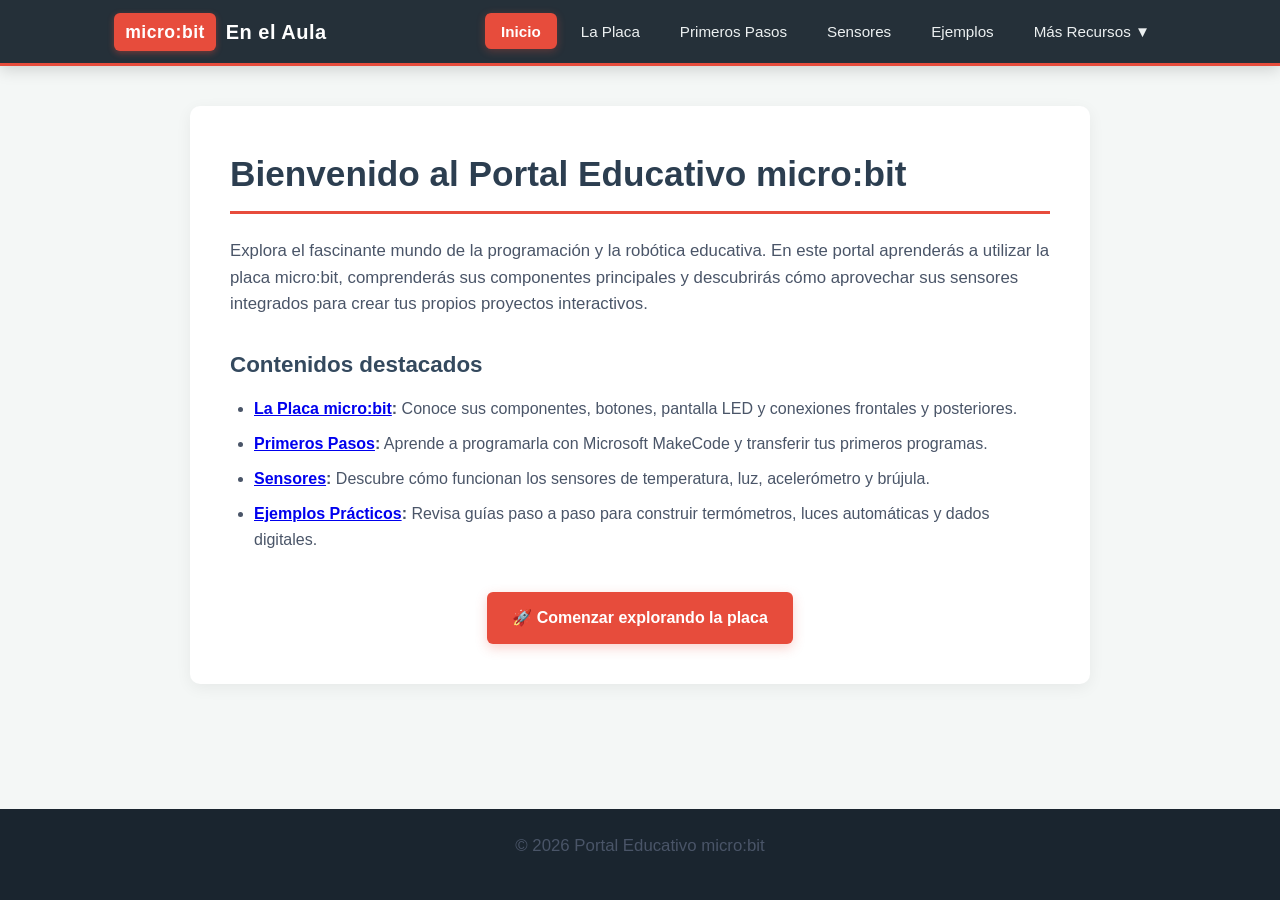
<file: index.html>
<!DOCTYPE html>
<html lang="es">
<head>
  <meta charset="UTF-8">
  <meta name="viewport" content="width=device-width, initial-scale=1.0">
  <title>Inicio | EduPortal micro:bit</title>
  <!-- Enlace a la hoja de estilos externa e independiente -->
  <link rel="stylesheet" href="estilos2.css">
</head>
<body>

  <!-- Navegación Principal -->
  <header>
    <nav class="navbar">
      <a href="index.html" class="logo-container">
        <span class="logo-badge">micro:bit</span>
        <span class="logo-text">En el Aula</span>
      </a>
      <ul class="nav-menu">
        <li><a href="index.html" class="nav-link active">Inicio</a></li>
        <li><a href="la_placa_microbit.html" class="nav-link">La Placa</a></li>
        <li><a href="primeros_pasos.html" class="nav-link">Primeros Pasos</a></li>
        <li><a href="utilizando_sensores.html" class="nav-link">Sensores</a></li>
        <li><a href="ejemplos_sensores.html" class="nav-link">Ejemplos</a></li>
        <li class="dropdown">
          <a href="#" class="nav-link">Más Recursos ▼</a>
          <ul class="dropdown-menu">
            <li><a href="https://ceibal.edu.uy/plataformas-y-programas/microbit/fichas/" target="_blank" class="dropdown-item">Fichas Didácticas</a></li>
            <li><a href="https://ceibal.edu.uy/plataformas-y-programas/microbit/manuales/" target="_blank" class="dropdown-item">Manuales Ceibal</a></li>
            <li><a href="https://makecode.microbit.org/" target="_blank" class="dropdown-item">MakeCode Editor</a></li>
          </ul>
        </li>
      </ul>
    </nav>
  </header>

  <!-- Contenido Principal -->
  <main class="container">
    <article class="content-card">
      <h1>Bienvenido al Portal Educativo micro:bit</h1>
      <p>
        Explora el fascinante mundo de la programación y la robótica educativa.
        En este portal aprenderás a utilizar la placa micro:bit, comprenderás sus componentes principales
        y descubrirás cómo aprovechar sus sensores integrados para crear tus propios proyectos interactivos.
      </p>

      <h2>Contenidos destacados</h2>
      <ul class="feature-list">
        <li>
          <strong><a href="la_placa_microbit.html">La Placa micro:bit</a>:</strong> Conoce sus componentes, botones, pantalla LED y conexiones frontales y posteriores.
        </li>
        <li>
          <strong><a href="primeros_pasos.html">Primeros Pasos</a>:</strong> Aprende a programarla con Microsoft MakeCode y transferir tus primeros programas.
        </li>
        <li>
          <strong><a href="utilizando_sensores.html">Sensores</a>:</strong> Descubre cómo funcionan los sensores de temperatura, luz, acelerómetro y brújula.
        </li>
        <li>
          <strong><a href="ejemplos_sensores.html">Ejemplos Prácticos</a>:</strong> Revisa guías paso a paso para construir termómetros, luces automáticas y dados digitales.
        </li>
      </ul>

      <div class="action-box">
        <a href="la_placa_microbit.html" class="btn-primary">
          🚀 Comenzar explorando la placa
        </a>
      </div>
    </article>
  </main>

  <!-- Pie de página -->
  <footer>
    <p>&copy; 2026 Portal Educativo micro:bit</p>
  </footer>

</body>
</html>
</file>
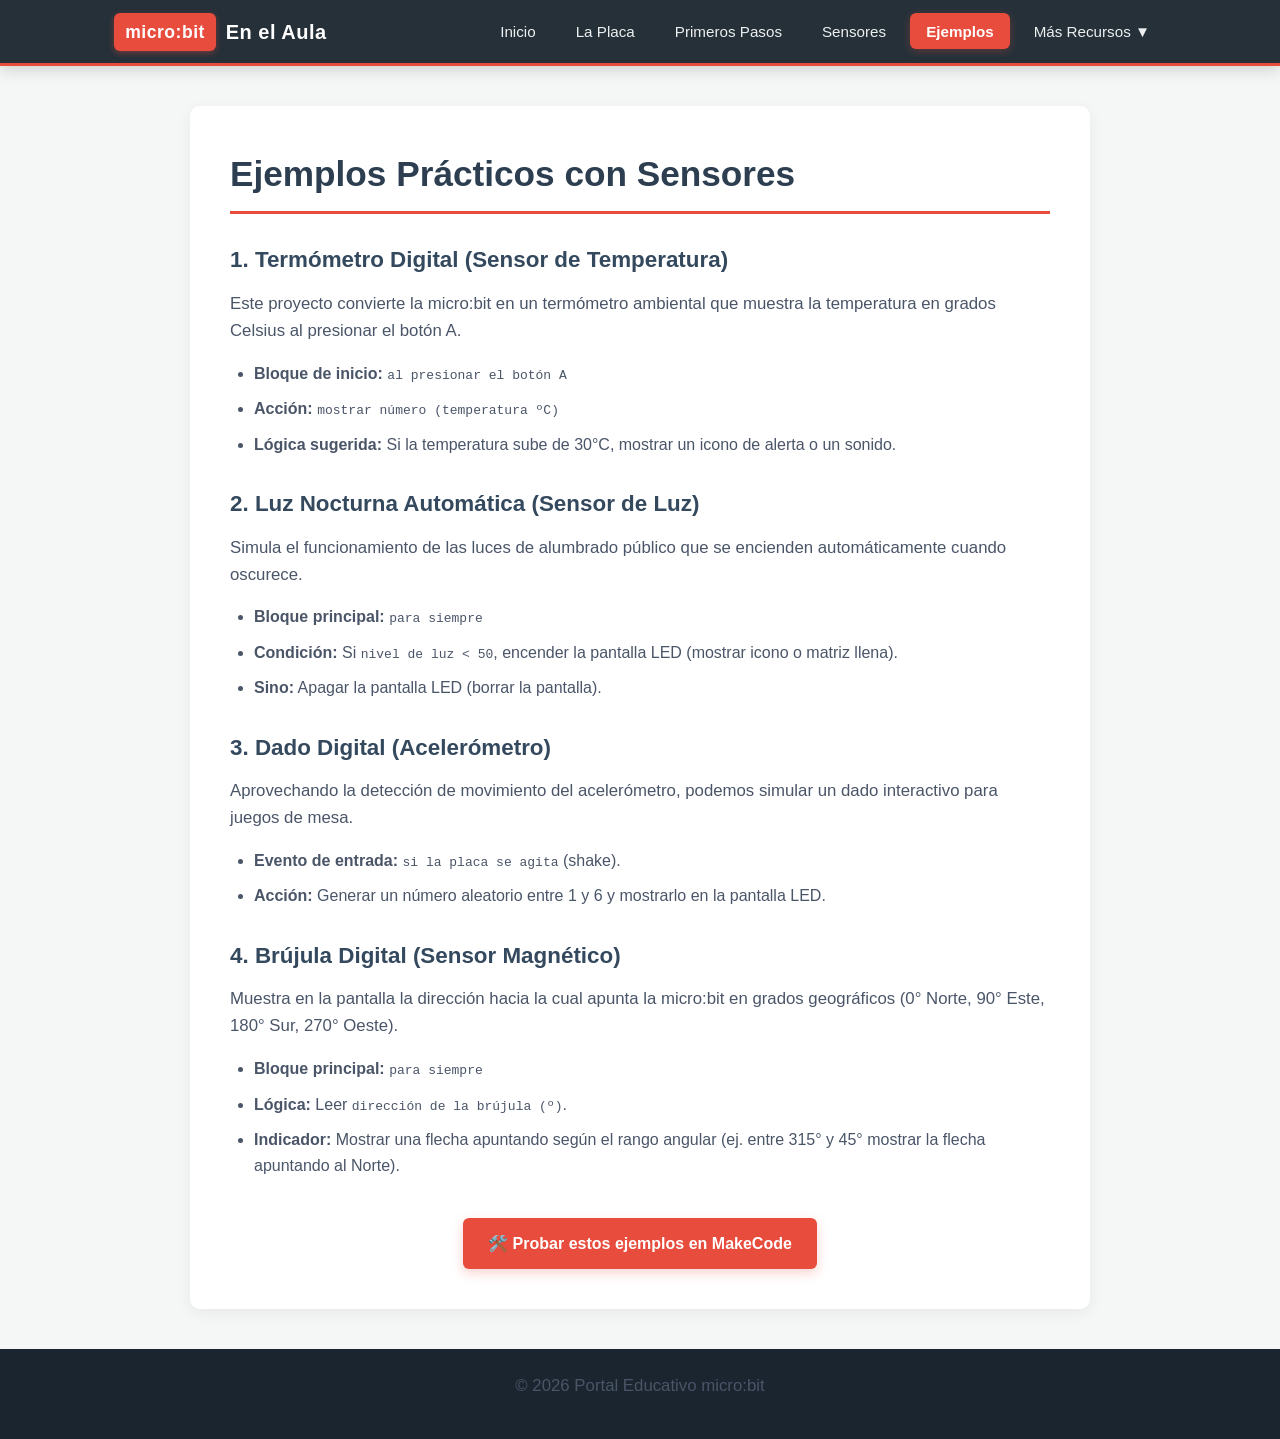
<file: ejemplos_sensores.html>
<!DOCTYPE html>
<html lang="es">
<head>
  <meta charset="UTF-8">
  <meta name="viewport" content="width=device-width, initial-scale=1.0">
  <title>Ejemplos de Sensores | EduPortal</title>
  <!-- Enlace a la hoja de estilos externa e independiente -->
  <link rel="stylesheet" href="estilos.css">
</head>
<body>

  <!-- Navegación Principal -->
  <header>
    <nav class="navbar">
      <a href="index.html" class="logo-container">
        <span class="logo-badge">micro:bit</span>
        <span class="logo-text">En el Aula</span>
      </a>
      <ul class="nav-menu">
        <li><a href="index.html" class="nav-link">Inicio</a></li>
        <li><a href="la_placa_microbit.html" class="nav-link">La Placa</a></li>
        <li><a href="primeros_pasos.html" class="nav-link">Primeros Pasos</a></li>
        <li><a href="utilizando_sensores.html" class="nav-link">Sensores</a></li>
        <li><a href="ejemplos_sensores.html" class="nav-link active">Ejemplos</a></li>
        <li class="dropdown">
          <a href="#" class="nav-link">Más Recursos ▼</a>
          <ul class="dropdown-menu">
            <li><a href="https://ceibal.edu.uy/plataformas-y-programas/microbit/fichas/" target="_blank" class="dropdown-item">Fichas Didácticas</a></li>
            <li><a href="https://ceibal.edu.uy/plataformas-y-programas/microbit/manuales/" target="_blank" class="dropdown-item">Manuales Ceibal</a></li>
            <li><a href="https://makecode.microbit.org/" target="_blank" class="dropdown-item">MakeCode Editor</a></li>
          </ul>
        </li>
      </ul>
    </nav>
  </header>

  <!-- Contenido Principal -->
  <main class="container">
    <article class="content-card">
      <h1>Ejemplos Prácticos con Sensores</h1>

      <section>
        <h2>1. Termómetro Digital (Sensor de Temperatura)</h2>
        <p>
          Este proyecto convierte la micro:bit en un termómetro ambiental que muestra la temperatura en grados Celsius al presionar el botón A.
        </p>
        <ul class="feature-list">
          <li><strong>Bloque de inicio:</strong> <code>al presionar el botón A</code></li>
          <li><strong>Acción:</strong> <code>mostrar número (temperatura ºC)</code></li>
          <li><strong>Lógica sugerida:</strong> Si la temperatura sube de 30°C, mostrar un icono de alerta o un sonido.</li>
        </ul>
      </section>

      <section>
        <h2>2. Luz Nocturna Automática (Sensor de Luz)</h2>
        <p>
          Simula el funcionamiento de las luces de alumbrado público que se encienden automáticamente cuando oscurece.
        </p>
        <ul class="feature-list">
          <li><strong>Bloque principal:</strong> <code>para siempre</code></li>
          <li><strong>Condición:</strong> Si <code>nivel de luz &lt; 50</code>, encender la pantalla LED (mostrar icono o matriz llena).</li>
          <li><strong>Sino:</strong> Apagar la pantalla LED (borrar la pantalla).</li>
        </ul>
      </section>

      <section>
        <h2>3. Dado Digital (Acelerómetro)</h2>
        <p>
          Aprovechando la detección de movimiento del acelerómetro, podemos simular un dado interactivo para juegos de mesa.
        </p>
        <ul class="feature-list">
          <li><strong>Evento de entrada:</strong> <code>si la placa se agita</code> (shake).</li>
          <li><strong>Acción:</strong> Generar un número aleatorio entre 1 y 6 y mostrarlo en la pantalla LED.</li>
        </ul>
      </section>

      <section>
        <h2>4. Brújula Digital (Sensor Magnético)</h2>
        <p>
          Muestra en la pantalla la dirección hacia la cual apunta la micro:bit en grados geográficos (0° Norte, 90° Este, 180° Sur, 270° Oeste).
        </p>
        <ul class="feature-list">
          <li><strong>Bloque principal:</strong> <code>para siempre</code></li>
          <li><strong>Lógica:</strong> Leer <code>dirección de la brújula (º)</code>.</li>
          <li><strong>Indicador:</strong> Mostrar una flecha apuntando según el rango angular (ej. entre 315° y 45° mostrar la flecha apuntando al Norte).</li>
        </ul>
      </section>

      <div class="action-box">
        <a href="https://makecode.microbit.org/" target="_blank" class="btn-primary">
          🛠️ Probar estos ejemplos en MakeCode
        </a>
      </div>
    </article>
  </main>

  <!-- Pie de página -->
  <footer>
    <p>&copy; 2026 Portal Educativo micro:bit</p>
  </footer>

</body>
</html>
</file>
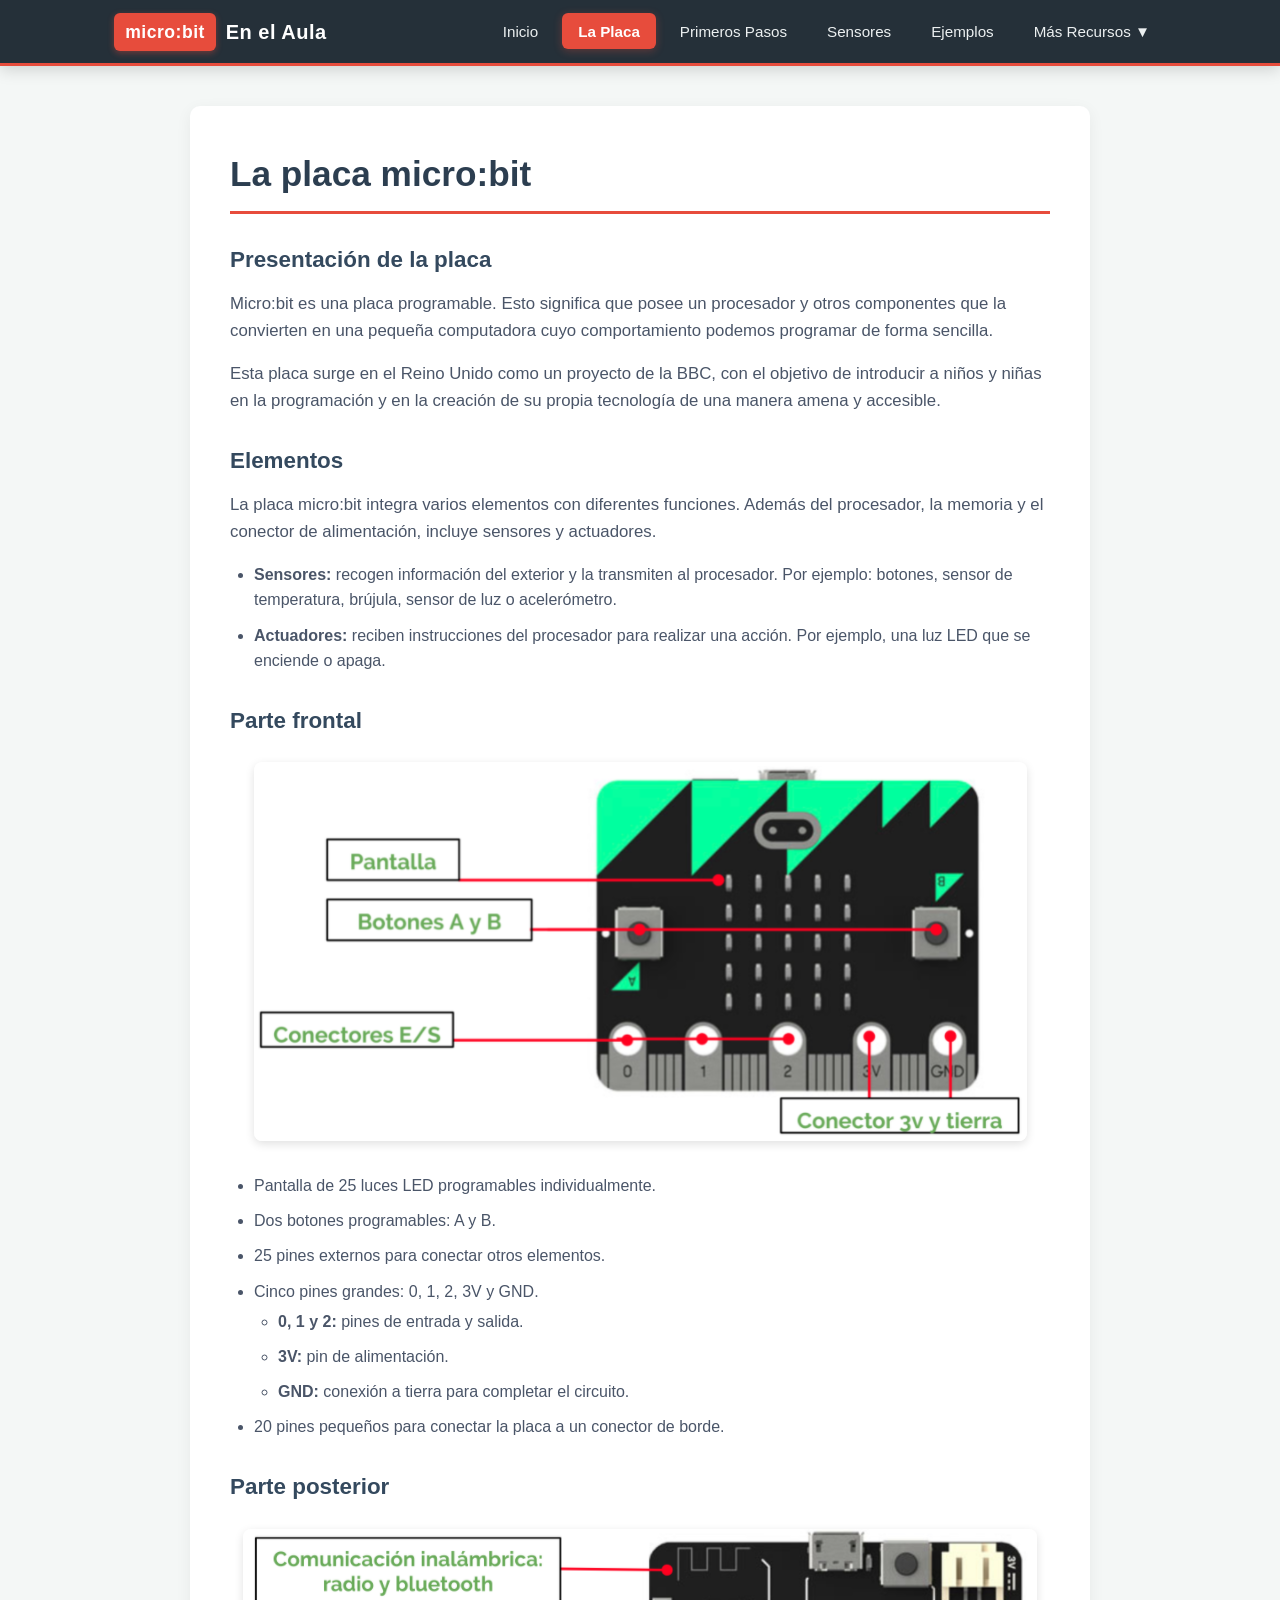
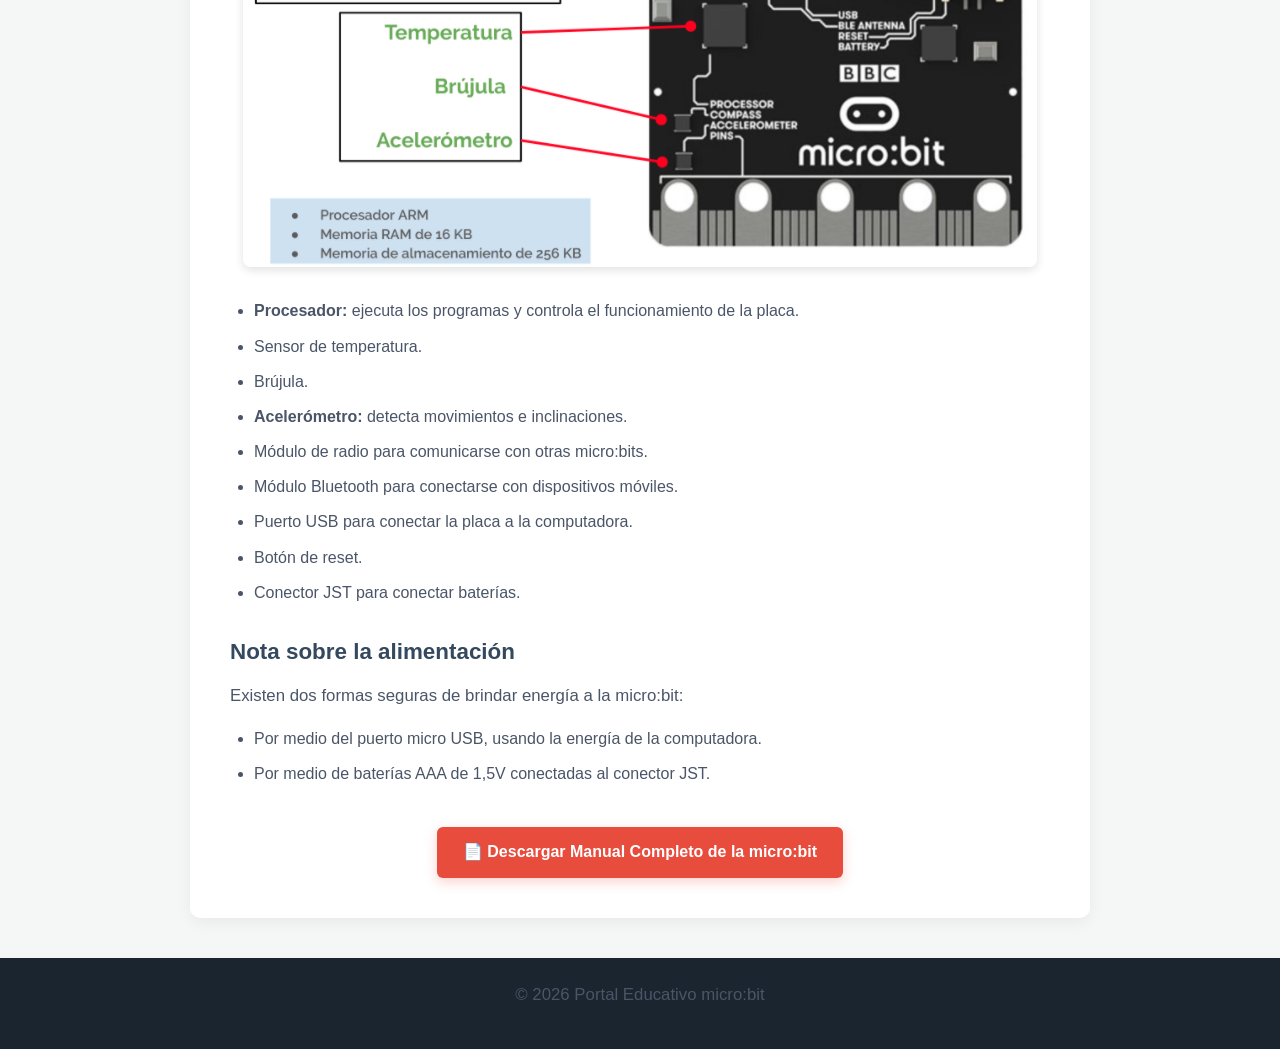
<file: la_placa_microbit.html>
<!DOCTYPE html>
<html lang="es">
<head>
  <meta charset="UTF-8">
  <meta name="viewport" content="width=device-width, initial-scale=1.0">
  <title>La placa micro:bit | EduPortal</title>
  <!-- Enlace a la hoja de estilos externa e independiente -->
  <link rel="stylesheet" href="estilos.css">
</head>
<body>

  <!-- Navegación Principal -->
  <header>
    <nav class="navbar">
      <a href="index.html" class="logo-container">
        <span class="logo-badge">micro:bit</span>
        <span class="logo-text">En el Aula</span>
      </a>
      <ul class="nav-menu">
        <li><a href="index.html" class="nav-link">Inicio</a></li>
        <li><a href="la_placa_microbit.html" class="nav-link active">La Placa</a></li>
        <li><a href="primeros_pasos.html" class="nav-link">Primeros Pasos</a></li>
        <li><a href="utilizando_sensores.html" class="nav-link">Sensores</a></li>
        <li><a href="ejemplos_sensores.html" class="nav-link">Ejemplos</a></li>
        <li class="dropdown">
          <a href="#" class="nav-link">Más Recursos ▼</a>
          <ul class="dropdown-menu">
            <li><a href="https://ceibal.edu.uy/plataformas-y-programas/microbit/fichas/" target="_blank" class="dropdown-item">Fichas Didácticas</a></li>
            <li><a href="https://ceibal.edu.uy/plataformas-y-programas/microbit/manuales/" target="_blank" class="dropdown-item">Manuales Ceibal</a></li>
            <li><a href="https://makecode.microbit.org/" target="_blank" class="dropdown-item">MakeCode Editor</a></li>
          </ul>
        </li>
      </ul>
    </nav>
  </header>

  <!-- Contenido de la Página -->
  <main class="container">
    <article class="content-card">
      <h1>La placa micro:bit</h1>

      <section>
        <h2>Presentación de la placa</h2>
        <p>
          Micro:bit es una placa programable. Esto significa que posee un procesador
          y otros componentes que la convierten en una pequeña computadora cuyo
          comportamiento podemos programar de forma sencilla.
        </p>
        <p>
          Esta placa surge en el Reino Unido como un proyecto de la BBC, con el
          objetivo de introducir a niños y niñas en la programación y en la creación
          de su propia tecnología de una manera amena y accesible.
        </p>
      </section>

      <section>
        <h2>Elementos</h2>
        <p>
          La placa micro:bit integra varios elementos con diferentes funciones.
          Además del procesador, la memoria y el conector de alimentación, incluye
          sensores y actuadores.
        </p>
        <ul class="feature-list">
          <li>
            <strong>Sensores:</strong> recogen información del exterior y la transmiten
            al procesador. Por ejemplo: botones, sensor de temperatura, brújula,
            sensor de luz o acelerómetro.
          </li>
          <li>
            <strong>Actuadores:</strong> reciben instrucciones del procesador para
            realizar una acción. Por ejemplo, una luz LED que se enciende o apaga.
          </li>
        </ul>
      </section>

      <section>
        <h2>Parte frontal</h2>
        <div class="img-wrapper">
          <img src="imagenes/la_placa_microbit_1.png" alt="Parte frontal de la placa micro:bit" class="responsive-img">
        </div>
        <ul class="feature-list">
          <li>Pantalla de 25 luces LED programables individualmente.</li>
          <li>Dos botones programables: A y B.</li>
          <li>25 pines externos para conectar otros elementos.</li>
          <li>
            Cinco pines grandes: 0, 1, 2, 3V y GND.
            <ul class="sub-list">
              <li><strong>0, 1 y 2:</strong> pines de entrada y salida.</li>
              <li><strong>3V:</strong> pin de alimentación.</li>
              <li><strong>GND:</strong> conexión a tierra para completar el circuito.</li>
            </ul>
          </li>
          <li>20 pines pequeños para conectar la placa a un conector de borde.</li>
        </ul>
      </section>

      <section>
        <h2>Parte posterior</h2>
        <div class="img-wrapper">
          <img src="imagenes/la_placa_microbit_2.png" alt="Parte posterior de la placa micro:bit" class="responsive-img">
        </div>
        <ul class="feature-list">
          <li><strong>Procesador:</strong> ejecuta los programas y controla el funcionamiento de la placa.</li>
          <li>Sensor de temperatura.</li>
          <li>Brújula.</li>
          <li><strong>Acelerómetro:</strong> detecta movimientos e inclinaciones.</li>
          <li>Módulo de radio para comunicarse con otras micro:bits.</li>
          <li>Módulo Bluetooth para conectarse con dispositivos móviles.</li>
          <li>Puerto USB para conectar la placa a la computadora.</li>
          <li>Botón de reset.</li>
          <li>Conector JST para conectar baterías.</li>
        </ul>
      </section>

      <section>
        <h2>Nota sobre la alimentación</h2>
        <p>Existen dos formas seguras de brindar energía a la micro:bit:</p>
        <ul class="feature-list">
          <li>Por medio del puerto micro USB, usando la energía de la computadora.</li>
          <li>Por medio de baterías AAA de 1,5V conectadas al conector JST.</li>
        </ul>
      </section>

      <div class="action-box">
        <a href="https://documentos.ceibal.edu.uy/portal/2024/12/Micro_manual-1_La-placa-programable.pdf" target="_blank" class="btn-primary">
          📄 Descargar Manual Completo de la micro:bit
        </a>
      </div>
    </article>
  </main>

  <!-- Pie de página -->
  <footer>
    <p>&copy; 2026 Portal Educativo micro:bit</p>
  </footer>

</body>
</html>
</file>
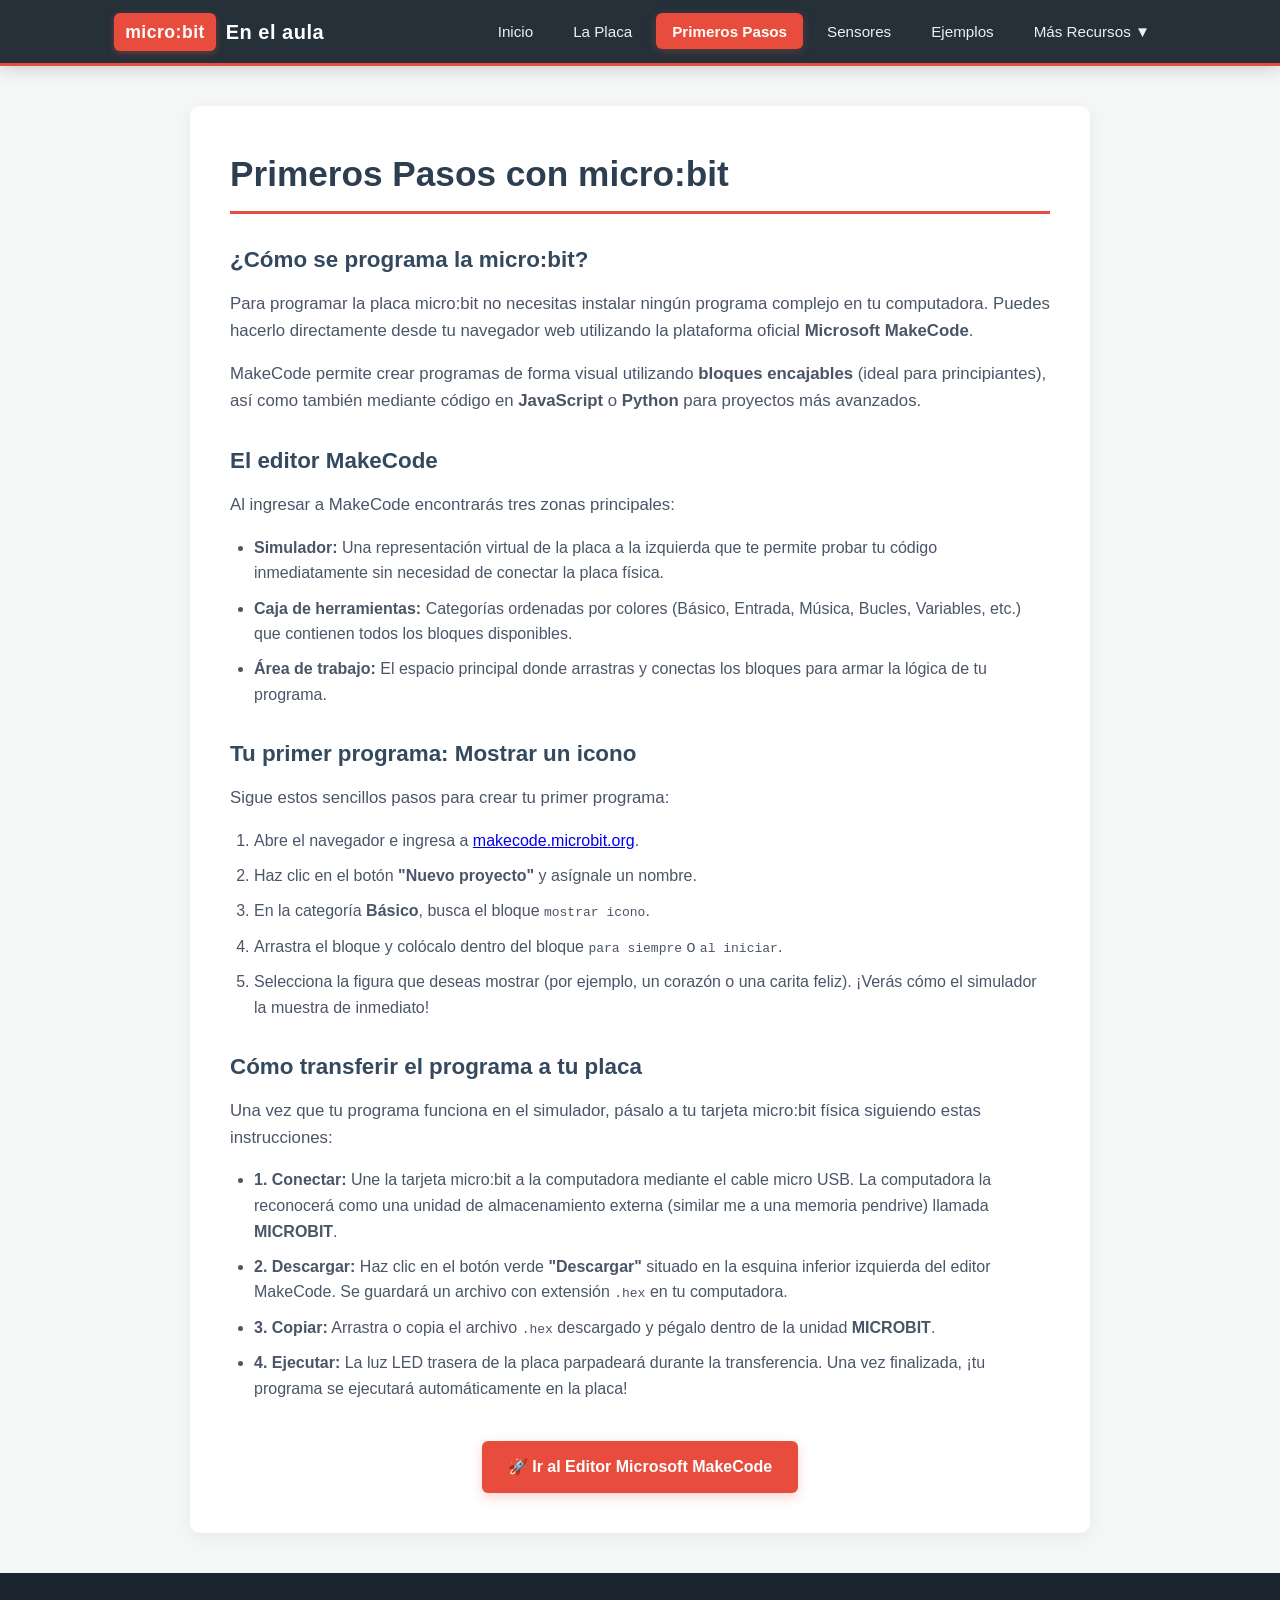
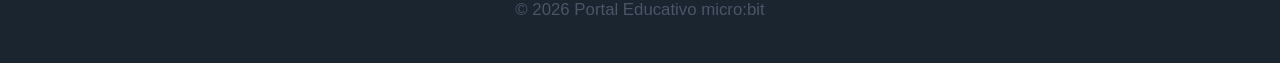
<file: primeros_pasos.html>
<!DOCTYPE html>
<html lang="es">
<head>
  <meta charset="UTF-8">
  <meta name="viewport" content="width=device-width, initial-scale=1.0">
  <title>Primeros Pasos | EduPortal</title>
  <!-- Enlace a la hoja de estilos externa -->
  <link rel="stylesheet" href="estilos.css">
</head>
<body>

  <!-- Navegación Principal -->
  <header>
    <nav class="navbar">
      <a href="index.html" class="logo-container">
        <span class="logo-badge">micro:bit</span>
        <span class="logo-text">En el aula</span>
      </a>
      <ul class="nav-menu">
        <li><a href="index.html" class="nav-link">Inicio</a></li>
        <li><a href="la_placa_microbit.html" class="nav-link">La Placa</a></li>
        <li><a href="primeros_pasos.html" class="nav-link active">Primeros Pasos</a></li>
        <li><a href="utilizando_sensores.html" class="nav-link">Sensores</a></li>
        <li><a href="ejemplos_sensores.html" class="nav-link">Ejemplos</a></li>
        <li class="dropdown">
          <a href="#" class="nav-link">Más Recursos ▼</a>
          <ul class="dropdown-menu">
            <li><a href="https://ceibal.edu.uy/plataformas-y-programas/microbit/fichas/" target="_blank" class="dropdown-item">Fichas Didácticas</a></li>
            <li><a href="https://ceibal.edu.uy/plataformas-y-programas/microbit/manuales/" target="_blank" class="dropdown-item">Manuales Ceibal</a></li>
            <li><a href="https://makecode.microbit.org/" target="_blank" class="dropdown-item">MakeCode Editor</a></li>
          </ul>
        </li>
      </ul>
    </nav>
  </header>

  <!-- Contenido Principal -->
  <main class="container">
    <article class="content-card">
      <h1>Primeros Pasos con micro:bit</h1>

      <section>
        <h2>¿Cómo se programa la micro:bit?</h2>
        <p>
          Para programar la placa micro:bit no necesitas instalar ningún programa complejo en tu computadora. Puedes hacerlo directamente desde tu navegador web utilizando la plataforma oficial <strong>Microsoft MakeCode</strong>.
        </p>
        <p>
          MakeCode permite crear programas de forma visual utilizando <strong>bloques encajables</strong> (ideal para principiantes), así como también mediante código en <strong>JavaScript</strong> o <strong>Python</strong> para proyectos más avanzados.
        </p>
      </section>

      <section>
        <h2>El editor MakeCode</h2>
        <p>
          Al ingresar a MakeCode encontrarás tres zonas principales:
        </p>
        <ul class="feature-list">
          <li><strong>Simulador:</strong> Una representación virtual de la placa a la izquierda que te permite probar tu código inmediatamente sin necesidad de conectar la placa física.</li>
          <li><strong>Caja de herramientas:</strong> Categorías ordenadas por colores (Básico, Entrada, Música, Bucles, Variables, etc.) que contienen todos los bloques disponibles.</li>
          <li><strong>Área de trabajo:</strong> El espacio principal donde arrastras y conectas los bloques para armar la lógica de tu programa.</li>
        </ul>
      </section>

      <section>
        <h2>Tu primer programa: Mostrar un icono</h2>
        <p>
          Sigue estos sencillos pasos para crear tu primer programa:
        </p>
        <ol class="feature-list">
          <li>Abre el navegador e ingresa a <a href="https://makecode.microbit.org/" target="_blank">makecode.microbit.org</a>.</li>
          <li>Haz clic en el botón <strong>"Nuevo proyecto"</strong> y asígnale un nombre.</li>
          <li>En la categoría <strong>Básico</strong>, busca el bloque <code>mostrar icono</code>.</li>
          <li>Arrastra el bloque y colócalo dentro del bloque <code>para siempre</code> o <code>al iniciar</code>.</li>
          <li>Selecciona la figura que deseas mostrar (por ejemplo, un corazón o una carita feliz). ¡Verás cómo el simulador la muestra de inmediato!</li>
        </ol>
      </section>

      <section>
        <h2>Cómo transferir el programa a tu placa</h2>
        <p>
          Una vez que tu programa funciona en el simulador, pásalo a tu tarjeta micro:bit física siguiendo estas instrucciones:
        </p>
        <ul class="feature-list">
          <li><strong>1. Conectar:</strong> Une la tarjeta micro:bit a la computadora mediante el cable micro USB. La computadora la reconocerá como una unidad de almacenamiento externa (similar me a una memoria pendrive) llamada <strong>MICROBIT</strong>.</li>
          <li><strong>2. Descargar:</strong> Haz clic en el botón verde <strong>"Descargar"</strong> situado en la esquina inferior izquierda del editor MakeCode. Se guardará un archivo con extensión <code>.hex</code> en tu computadora.</li>
          <li><strong>3. Copiar:</strong> Arrastra o copia el archivo <code>.hex</code> descargado y pégalo dentro de la unidad <strong>MICROBIT</strong>.</li>
          <li><strong>4. Ejecutar:</strong> La luz LED trasera de la placa parpadeará durante la transferencia. Una vez finalizada, ¡tu programa se ejecutará automáticamente en la placa!</li>
        </ul>
      </section>

      <div class="action-box">
        <a href="https://makecode.microbit.org/" target="_blank" class="btn-primary">
          🚀 Ir al Editor Microsoft MakeCode
        </a>
      </div>
    </article>
  </main>

  <!-- Pie de Página -->
  <footer>
    <p>&copy; 2026 Portal Educativo micro:bit</p>
  </footer>

</body>
</html>
</file>
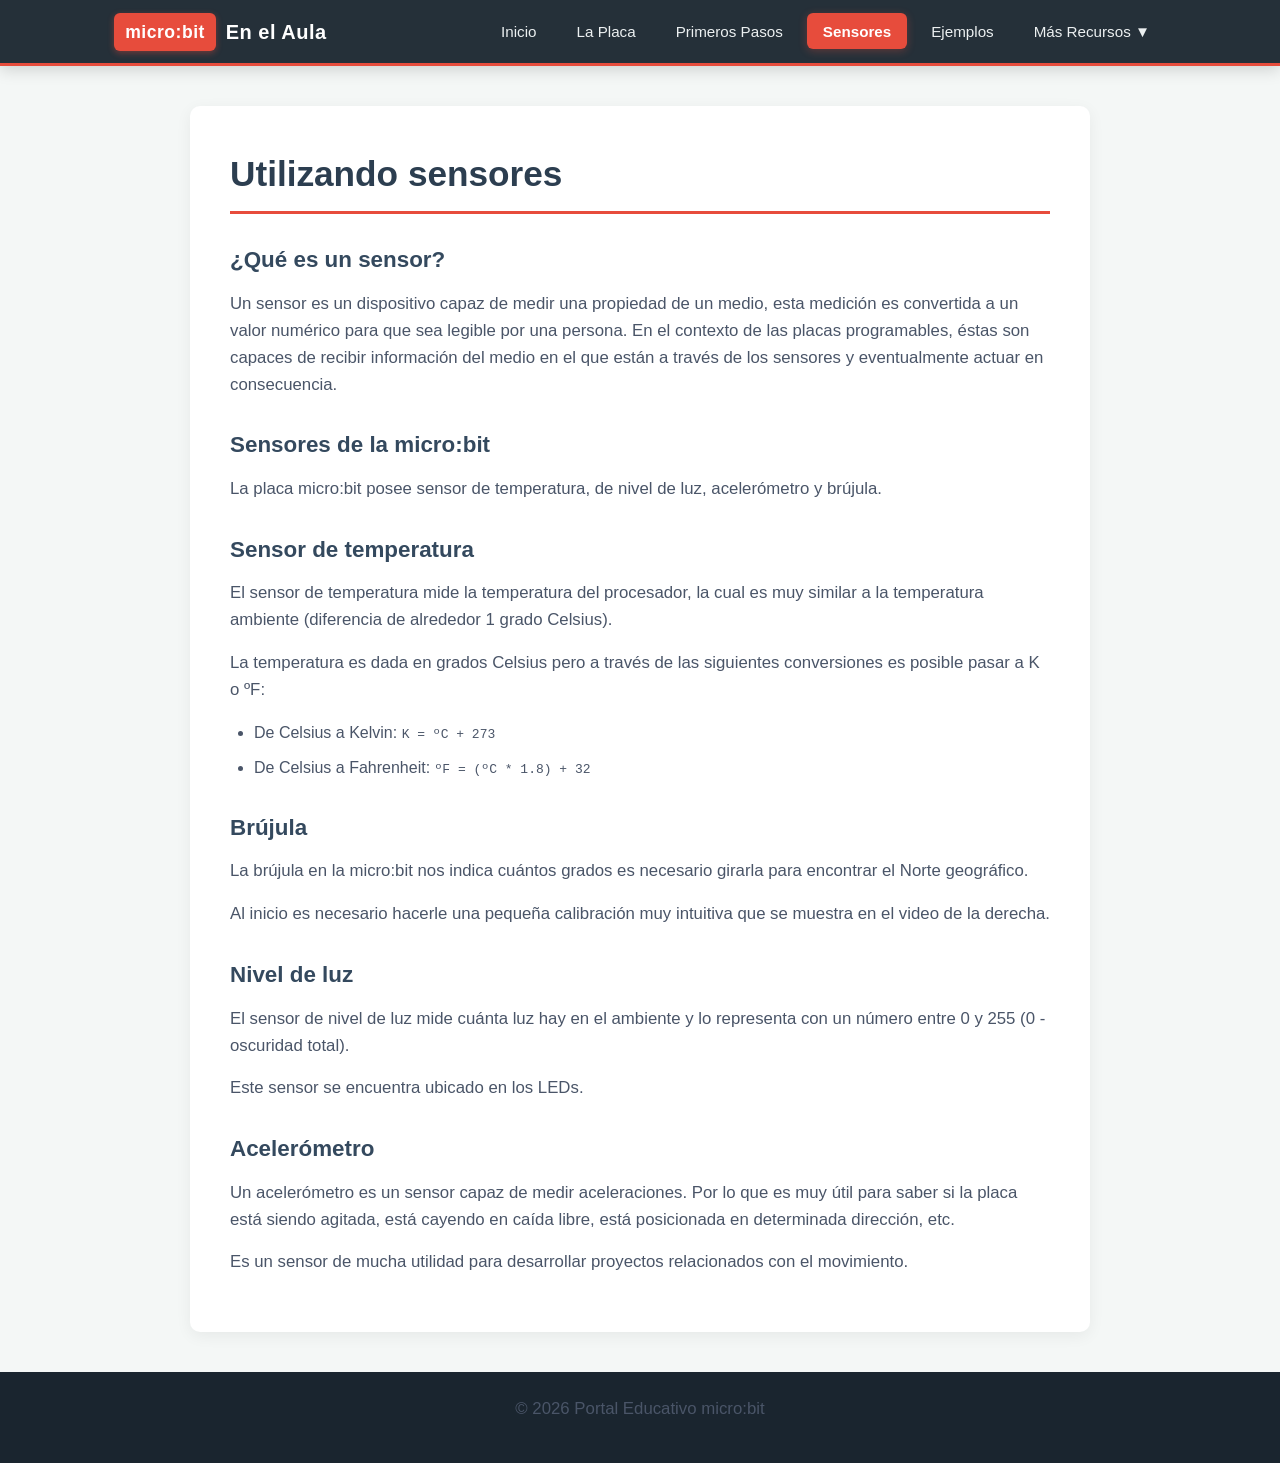
<file: utilizando_sensores.html>
<!DOCTYPE html>
<html lang="es">
<head>
  <meta charset="UTF-8">
  <meta name="viewport" content="width=device-width, initial-scale=1.0">
  <title>Utilizando sensores | EduPortal</title>
  <!-- Enlace a la hoja de estilos externa e independiente -->
  <link rel="stylesheet" href="estilos.css">
</head>
<body>

  <!-- Navegación Principal -->
  <header>
    <nav class="navbar">
      <a href="index.html" class="logo-container">
        <span class="logo-badge">micro:bit</span>
        <span class="logo-text">En el Aula</span>
      </a>
      <ul class="nav-menu">
        <li><a href="index.html" class="nav-link">Inicio</a></li>
        <li><a href="la_placa_microbit.html" class="nav-link">La Placa</a></li>
        <li><a href="primeros_pasos.html" class="nav-link">Primeros Pasos</a></li>
        <li><a href="utilizando_sensores.html" class="nav-link active">Sensores</a></li>
        <li><a href="ejemplos_sensores.html" class="nav-link">Ejemplos</a></li>
        <li class="dropdown">
          <a href="#" class="nav-link">Más Recursos ▼</a>
          <ul class="dropdown-menu">
            <li><a href="https://ceibal.edu.uy/plataformas-y-programas/microbit/fichas/" target="_blank" class="dropdown-item">Fichas Didácticas</a></li>
            <li><a href="https://ceibal.edu.uy/plataformas-y-programas/microbit/manuales/" target="_blank" class="dropdown-item">Manuales Ceibal</a></li>
            <li><a href="https://makecode.microbit.org/" target="_blank" class="dropdown-item">MakeCode Editor</a></li>
          </ul>
        </li>
      </ul>
    </nav>
  </header>

  <!-- Contenido de la Página -->
  <main class="container">
    <article class="content-card">
      <h1>Utilizando sensores</h1>

      <section>
        <h2>¿Qué es un sensor?</h2>
        <p>
          Un sensor es un dispositivo capaz de medir una propiedad de un medio, esta medición es convertida a un valor
          numérico para que sea legible por una persona. En el contexto de las placas programables, éstas son capaces de
          recibir información del medio en el que están a través de los sensores y eventualmente actuar en consecuencia.
        </p>
      </section>

      <section>
        <h2>Sensores de la micro:bit</h2>
        <p>
          La placa micro:bit posee sensor de temperatura, de nivel de luz, acelerómetro y brújula.
        </p>

        <h2>Sensor de temperatura</h2>
        <p>
          El sensor de temperatura mide la temperatura del procesador, la cual es muy similar a la temperatura ambiente
          (diferencia de alrededor 1 grado Celsius).
        </p>
        <p>
          La temperatura es dada en grados Celsius pero a través de las siguientes conversiones es posible pasar a K o ºF:
        </p>
        <ul class="feature-list">
          <li>De Celsius a Kelvin: <code>K = ºC + 273</code></li>
          <li>De Celsius a Fahrenheit: <code>ºF = (ºC * 1.8) + 32</code></li>
        </ul>

        <h2>Brújula</h2>
        <p>
          La brújula en la micro:bit nos indica cuántos grados es necesario girarla para encontrar el Norte geográfico.
        </p>
        <p>
          Al inicio es necesario hacerle una pequeña calibración muy intuitiva que se muestra en el video de la derecha.
        </p>

        <h2>Nivel de luz</h2>
        <p>
          El sensor de nivel de luz mide cuánta luz hay en el ambiente y lo representa con un número entre 0 y 255 (0 - oscuridad total).
        </p>
        <p>
          Este sensor se encuentra ubicado en los LEDs.
        </p>

        <h2>Acelerómetro</h2>
        <p>
          Un acelerómetro es un sensor capaz de medir aceleraciones. Por lo que es muy útil para saber si la placa está siendo agitada, está cayendo en caída libre, está posicionada en determinada dirección, etc.
        </p>
        <p>
          Es un sensor de mucha utilidad para desarrollar proyectos relacionados con el movimiento.
        </p>
      </section>
    </article>
  </main>

  <!-- Pie de página -->
  <footer>
    <p>&copy; 2026 Portal Educativo micro:bit</p>
  </footer>

</body>
</html>
</file>
<file: estilos2.css>
/* ==========================================================================
   Estilos Generales
   ========================================================================== */
* {
  box-sizing: border-box;
  margin: 0;
  padding: 0;
}

body {
  font-family: 'Segoe UI', Tahoma, Geneva, Verdana, sans-serif;
  line-height: 1.6;
  color: #2c3e50;
  background-color: #f4f7f6;
  display: flex;
  flex-direction: column;
  min-height: 100vh;
}

/* ==========================================================================
   Navegación / Header (Optimizado para resaltar la barra)
   ========================================================================== */
header {
  background-color: rgba(26, 37, 47, 0.95);
  backdrop-filter: blur(8px); /* Efecto cristalino al hacer scroll */
  box-shadow: 0 4px 15px rgba(0, 0, 0, 0.15);
  position: sticky;
  top: 0;
  z-index: 1000;
  border-bottom: 3px solid #e74c3c; /* Línea de acento institucional */
}

.navbar {
  display: flex;
  justify-content: space-between;
  align-items: center;
  max-width: 1100px;
  margin: 0 auto;
  padding: 0.8rem 1.5rem;
}

/* Logo */
.logo-container {
  display: flex;
  align-items: center;
  text-decoration: none;
  gap: 0.6rem;
  transition: transform 0.2s ease;
}

.logo-container:hover {
  transform: scale(1.02);
}

.logo-badge {
  background-color: #e74c3c;
  color: #ffffff;
  font-weight: 800;
  padding: 0.3rem 0.7rem;
  border-radius: 6px;
  font-size: 1.1rem;
  letter-spacing: 0.5px;
  box-shadow: 0 2px 6px rgba(231, 76, 60, 0.4);
}

.logo-text {
  color: #ffffff;
  font-size: 1.25rem;
  font-weight: 700;
  letter-spacing: 0.5px;
}

/* Menú de Enlaces */
.nav-menu {
  display: flex;
  list-style: none;
  align-items: center;
  gap: 0.5rem;
}

.nav-link {
  color: #ecf0f1;
  text-decoration: none;
  font-weight: 500;
  font-size: 0.95rem;
  padding: 0.6rem 1rem;
  border-radius: 6px;
  position: relative;
  transition: all 0.25s ease;
}

/* Animación de línea bajo los enlaces */
.nav-link::after {
  content: '';
  position: absolute;
  width: 0;
  height: 2px;
  bottom: 4px;
  left: 50%;
  background-color: #e74c3c;
  transition: all 0.25s ease;
  transform: translateX(-50%);
}

.nav-link:hover::after {
  width: 70%;
}

.nav-link:hover {
  color: #ffffff;
  background-color: rgba(255, 255, 255, 0.08);
}

/* Estado Activo */
.nav-link.active {
  color: #ffffff;
  background-color: #e74c3c;
  font-weight: 600;
  box-shadow: 0 2px 8px rgba(231, 76, 60, 0.3);
}

.nav-link.active::after {
  display: none;
}

/* Desplegable (Dropdown) */
.dropdown {
  position: relative;
}

.dropdown-menu {
  display: none;
  position: absolute;
  top: 120%;
  right: 0;
  background-color: #2c3e50;
  list-style: none;
  min-width: 200px;
  border-radius: 8px;
  box-shadow: 0 8px 20px rgba(0, 0, 0, 0.25);
  overflow: hidden;
  border: 1px solid rgba(255, 255, 255, 0.05);
  animation: fadeIn 0.2s ease forwards;
}

@keyframes fadeIn {
  from { opacity: 0; transform: translateY(-8px); }
  to { opacity: 1; transform: translateY(0); }
}

.dropdown:hover .dropdown-menu {
  display: block;
}

.dropdown-item {
  display: block;
  padding: 0.75rem 1.2rem;
  color: #ecf0f1;
  text-decoration: none;
  font-size: 0.9rem;
  transition: background-color 0.2s ease, padding-left 0.2s ease;
}

.dropdown-item:hover {
  background-color: #e74c3c;
  color: #ffffff;
  padding-left: 1.5rem;
}

/* ==========================================================================
   Contenido Principal
   ========================================================================== */
.container {
  flex: 1;
  max-width: 900px;
  width: 90%;
  margin: 2.5rem auto;
}

.content-card {
  background: #ffffff;
  padding: 2.5rem;
  border-radius: 10px;
  box-shadow: 0 4px 16px rgba(0, 0, 0, 0.06);
}

h1 {
  color: #2c3e50;
  font-size: 2.2rem;
  margin-bottom: 1.5rem;
  border-bottom: 3px solid #e74c3c;
  padding-bottom: 0.5rem;
}

h2 {
  color: #34495e;
  font-size: 1.4rem;
  margin-top: 1.8rem;
  margin-bottom: 0.8rem;
}

p {
  margin-bottom: 1rem;
  font-size: 1.05rem;
  color: #4a5568;
}

/* Listas */
.feature-list {
  margin-left: 1.5rem;
  margin-bottom: 1.5rem;
}

.feature-list li {
  margin-bottom: 0.6rem;
  color: #4a5568;
}

.sub-list {
  margin-left: 1.5rem;
  margin-top: 0.3rem;
  list-style-type: circle;
}

/* Imágenes */
.img-wrapper {
  margin: 1.5rem 0;
  text-align: center;
}

.responsive-img {
  max-width: 100%;
  height: auto;
  border-radius: 8px;
  box-shadow: 0 3px 10px rgba(0, 0, 0, 0.12);
}

/* Botones y Acciones */
.action-box {
  margin-top: 2.5rem;
  text-align: center;
}

.btn-primary {
  display: inline-block;
  background-color: #e74c3c;
  color: #ffffff;
  padding: 0.8rem 1.6rem;
  text-decoration: none;
  font-weight: 600;
  border-radius: 6px;
  transition: all 0.3s ease;
  box-shadow: 0 4px 12px rgba(231, 76, 60, 0.25);
}

.btn-primary:hover {
  background-color: #c0392b;
  transform: translateY(-2px);
  box-shadow: 0 6px 15px rgba(231, 76, 60, 0.35);
}

/* ==========================================================================
   Footer
   ========================================================================== */
footer {
  background-color: #1a252f;
  color: #bdc3c7;
  text-align: center;
  padding: 1.5rem;
  margin-top: auto;
  font-size: 0.9rem;
}
</file>
<file: estilos.css>
/* ==========================================================================
   Estilos Generales
   ========================================================================== */
* {
  box-sizing: border-box;
  margin: 0;
  padding: 0;
}

body {
  font-family: 'Segoe UI', Tahoma, Geneva, Verdana, sans-serif;
  line-height: 1.6;
  color: #2c3e50;
  background-color: #f4f7f6;
  display: flex;
  flex-direction: column;
  min-height: 100vh;
}

/* ==========================================================================
   Navegación / Header (Optimizado para resaltar la barra)
   ========================================================================== */
header {
  background-color: rgba(26, 37, 47, 0.95);
  backdrop-filter: blur(8px); /* Efecto cristalino al hacer scroll */
  box-shadow: 0 4px 15px rgba(0, 0, 0, 0.15);
  position: sticky;
  top: 0;
  z-index: 1000;
  border-bottom: 3px solid #e74c3c; /* Línea de acento institucional */
}

.navbar {
  display: flex;
  justify-content: space-between;
  align-items: center;
  max-width: 1100px;
  margin: 0 auto;
  padding: 0.8rem 1.5rem;
}

/* Logo */
.logo-container {
  display: flex;
  align-items: center;
  text-decoration: none;
  gap: 0.6rem;
  transition: transform 0.2s ease;
}

.logo-container:hover {
  transform: scale(1.02);
}

.logo-badge {
  background-color: #e74c3c;
  color: #ffffff;
  font-weight: 800;
  padding: 0.3rem 0.7rem;
  border-radius: 6px;
  font-size: 1.1rem;
  letter-spacing: 0.5px;
  box-shadow: 0 2px 6px rgba(231, 76, 60, 0.4);
}

.logo-text {
  color: #ffffff;
  font-size: 1.25rem;
  font-weight: 700;
  letter-spacing: 0.5px;
}

/* Menú de Enlaces */
.nav-menu {
  display: flex;
  list-style: none;
  align-items: center;
  gap: 0.5rem;
}

.nav-link {
  color: #ecf0f1;
  text-decoration: none;
  font-weight: 500;
  font-size: 0.95rem;
  padding: 0.6rem 1rem;
  border-radius: 6px;
  position: relative;
  transition: all 0.25s ease;
}

/* Animación de línea bajo los enlaces */
.nav-link::after {
  content: '';
  position: absolute;
  width: 0;
  height: 2px;
  bottom: 4px;
  left: 50%;
  background-color: #e74c3c;
  transition: all 0.25s ease;
  transform: translateX(-50%);
}

.nav-link:hover::after {
  width: 70%;
}

.nav-link:hover {
  color: #ffffff;
  background-color: rgba(255, 255, 255, 0.08);
}

/* Estado Activo */
.nav-link.active {
  color: #ffffff;
  background-color: #e74c3c;
  font-weight: 600;
  box-shadow: 0 2px 8px rgba(231, 76, 60, 0.3);
}

.nav-link.active::after {
  display: none;
}

/* Desplegable (Dropdown) */
.dropdown {
  position: relative;
}

.dropdown-menu {
  display: none;
  position: absolute;
  top: 120%;
  right: 0;
  background-color: #2c3e50;
  list-style: none;
  min-width: 200px;
  border-radius: 8px;
  box-shadow: 0 8px 20px rgba(0, 0, 0, 0.25);
  overflow: hidden;
  border: 1px solid rgba(255, 255, 255, 0.05);
  animation: fadeIn 0.2s ease forwards;
}

@keyframes fadeIn {
  from { opacity: 0; transform: translateY(-8px); }
  to { opacity: 1; transform: translateY(0); }
}

.dropdown:hover .dropdown-menu {
  display: block;
}

.dropdown-item {
  display: block;
  padding: 0.75rem 1.2rem;
  color: #ecf0f1;
  text-decoration: none;
  font-size: 0.9rem;
  transition: background-color 0.2s ease, padding-left 0.2s ease;
}

.dropdown-item:hover {
  background-color: #e74c3c;
  color: #ffffff;
  padding-left: 1.5rem;
}

/* ==========================================================================
   Contenido Principal
   ========================================================================== */
.container {
  flex: 1;
  max-width: 900px;
  width: 90%;
  margin: 2.5rem auto;
}

.content-card {
  background: #ffffff;
  padding: 2.5rem;
  border-radius: 10px;
  box-shadow: 0 4px 16px rgba(0, 0, 0, 0.06);
}

h1 {
  color: #2c3e50;
  font-size: 2.2rem;
  margin-bottom: 1.5rem;
  border-bottom: 3px solid #e74c3c;
  padding-bottom: 0.5rem;
}

h2 {
  color: #34495e;
  font-size: 1.4rem;
  margin-top: 1.8rem;
  margin-bottom: 0.8rem;
}

p {
  margin-bottom: 1rem;
  font-size: 1.05rem;
  color: #4a5568;
}

/* Listas */
.feature-list {
  margin-left: 1.5rem;
  margin-bottom: 1.5rem;
}

.feature-list li {
  margin-bottom: 0.6rem;
  color: #4a5568;
}

.sub-list {
  margin-left: 1.5rem;
  margin-top: 0.3rem;
  list-style-type: circle;
}

/* Imágenes */
.img-wrapper {
  margin: 1.5rem 0;
  text-align: center;
}

.responsive-img {
  max-width: 100%;
  height: auto;
  border-radius: 8px;
  box-shadow: 0 3px 10px rgba(0, 0, 0, 0.12);
}

/* Botones y Acciones */
.action-box {
  margin-top: 2.5rem;
  text-align: center;
}

.btn-primary {
  display: inline-block;
  background-color: #e74c3c;
  color: #ffffff;
  padding: 0.8rem 1.6rem;
  text-decoration: none;
  font-weight: 600;
  border-radius: 6px;
  transition: all 0.3s ease;
  box-shadow: 0 4px 12px rgba(231, 76, 60, 0.25);
}

.btn-primary:hover {
  background-color: #c0392b;
  transform: translateY(-2px);
  box-shadow: 0 6px 15px rgba(231, 76, 60, 0.35);
}

/* ==========================================================================
   Footer
   ========================================================================== */
footer {
  background-color: #1a252f;
  color: #bdc3c7;
  text-align: center;
  padding: 1.5rem;
  margin-top: auto;
  font-size: 0.9rem;
}
</file>
